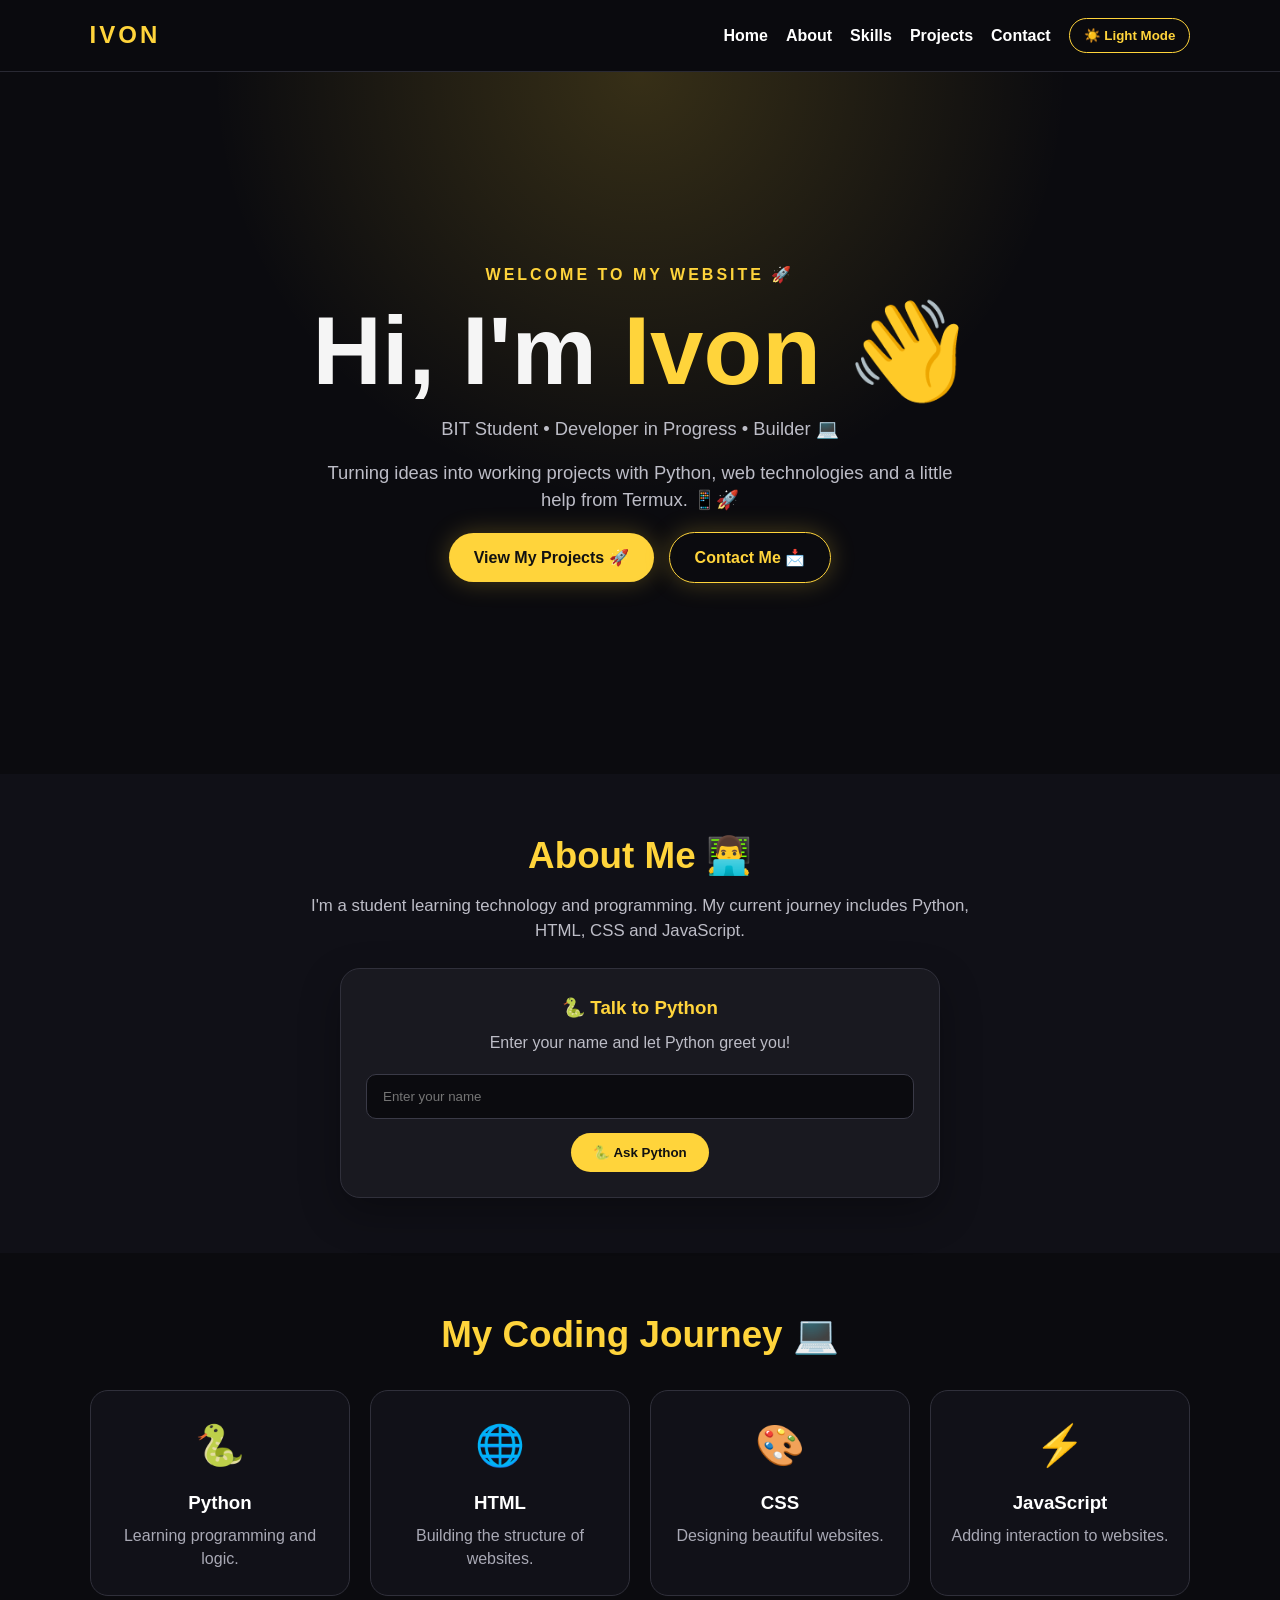
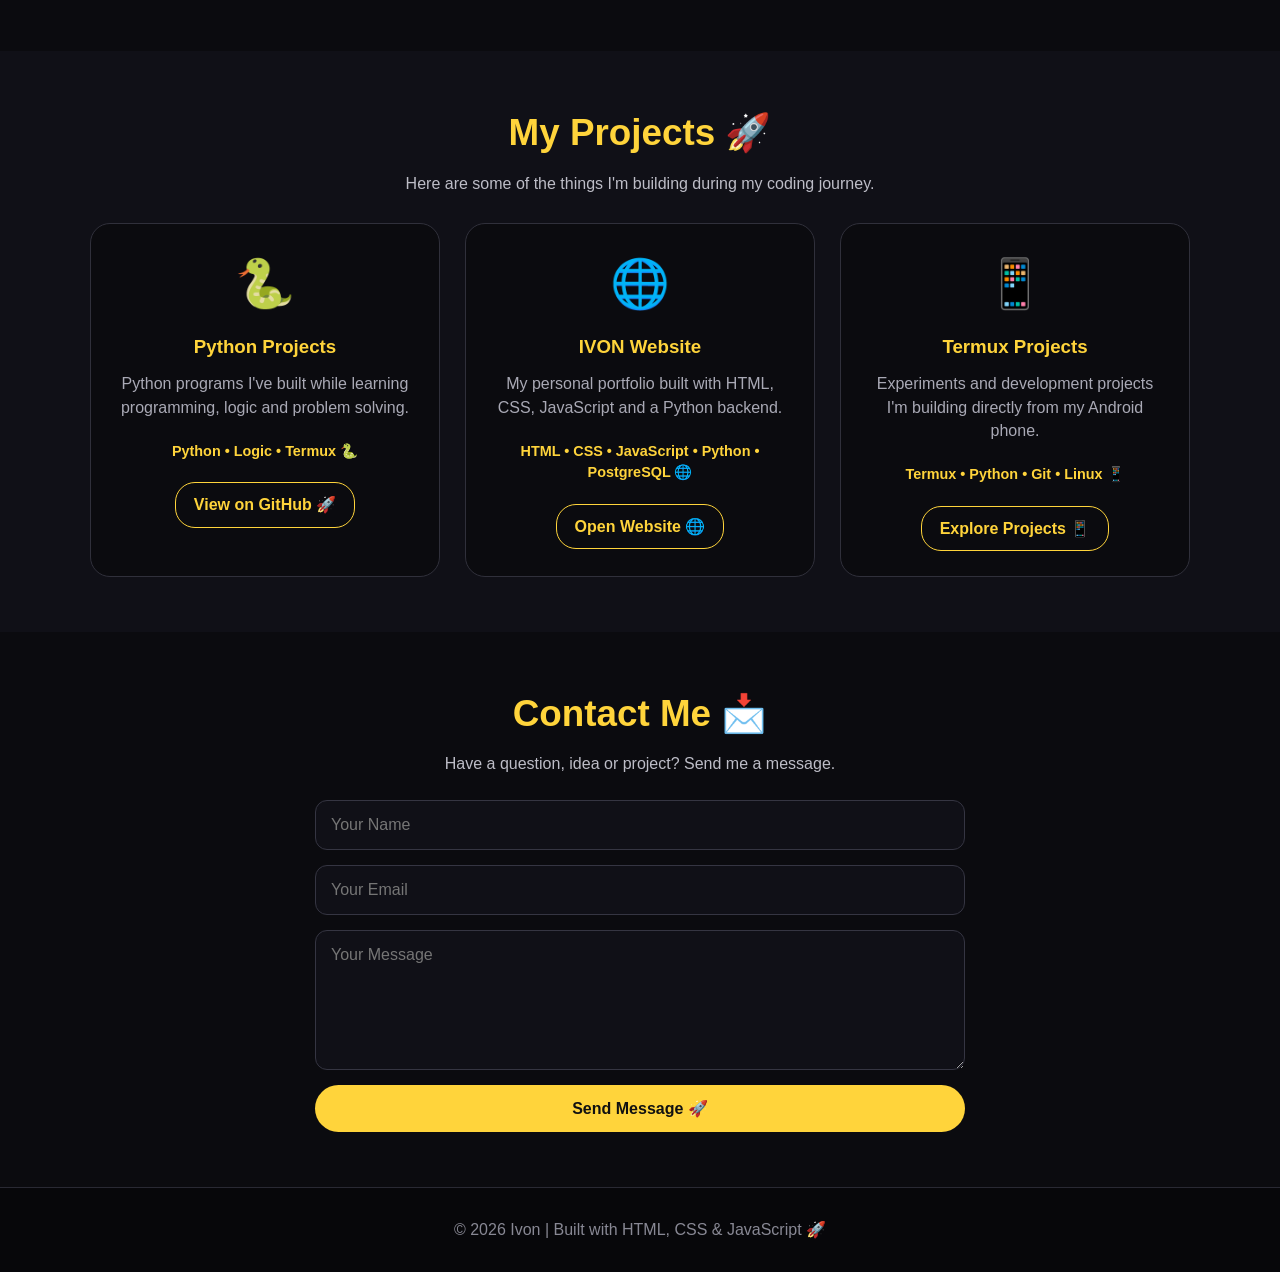
<file: index.html>
<!DOCTYPE html>
<html lang="en">

<head>
    <meta charset="UTF-8">
    <meta name="viewport" content="width=device-width, initial-scale=1.0">

    <title>Ivon | My Website</title>

    <link rel="stylesheet" href="style.css">
</head>

<body>

    <!-- Navigation -->

    <nav>

        <h2>IVON</h2>

        <div class="nav-links">

            <a href="#home">Home</a>
            <a href="#about">About</a>
            <a href="#skills">Skills</a>
            <a href="#projects">Projects</a>
            <a href="#contact">Contact</a>

            <button id="themeButton" onclick="toggleTheme()">
                ☀️ Light Mode
            </button>

        </div>

    </nav>


    <!-- Home -->

    <section id="home" class="hero">

        <p class="welcome">
            WELCOME TO MY WEBSITE 🚀
        </p>

        <h1>
            Hi, I'm <span>Ivon</span> 👋
        </h1>

        <p>
            BIT Student • Developer in Progress • Builder 💻
        </p>

        <p>
            Turning ideas into working projects with Python,
            web technologies and a little help from Termux. 📱🚀
        </p>

        <div class="hero-buttons">

            <a href="#projects" class="button">
                View My Projects 🚀
            </a>

            <a href="#contact" class="button secondary-button">
                Contact Me 📩
            </a>

        </div>

    </section>


    <!-- About -->

    <section id="about">

        <h2>About Me 👨‍💻</h2>

        <p>
            I'm a student learning technology and programming.
            My current journey includes Python, HTML, CSS
            and JavaScript.
        </p>


        <div class="python-box">

            <h3>🐍 Talk to Python</h3>

            <p>
                Enter your name and let Python greet you!
            </p>

            <input
                type="text"
                id="nameInput"
                placeholder="Enter your name"
            >

            <button
                onclick="talkToPython()"
                class="python-button">

                🐍 Ask Python

            </button>

        </div>

    </section>


    <!-- Skills -->

    <section id="skills">

        <h2>My Coding Journey 💻</h2>

        <div class="skills">

            <div class="card">
                <div class="emoji">🐍</div>
                <h3>Python</h3>
                <p>Learning programming and logic.</p>
            </div>

            <div class="card">
                <div class="emoji">🌐</div>
                <h3>HTML</h3>
                <p>Building the structure of websites.</p>
            </div>

            <div class="card">
                <div class="emoji">🎨</div>
                <h3>CSS</h3>
                <p>Designing beautiful websites.</p>
            </div>

            <div class="card">
                <div class="emoji">⚡</div>
                <h3>JavaScript</h3>
                <p>Adding interaction to websites.</p>
            </div>

        </div>

    </section>


    <!-- Projects -->

    <section id="projects">

        <h2>My Projects 🚀</h2>

        <p>
            Here are some of the things I'm building
            during my coding journey.
        </p>


        <div class="projects">

            <div class="project-card">

                <div class="project-icon">🐍</div>

                <h3>Python Projects</h3>

                <p>
                    Python programs I've built while learning
                    programming, logic and problem solving.
                </p>

                <div class="tech-stack">
                    Python • Logic • Termux 🐍
                </div>

                <a
                    href="https://github.com/IconixEra"
                    target="_blank"
                    class="project-button"
                >
                    View on GitHub 🚀
                </a>

            </div>


            <div class="project-card">

                <div class="project-icon">🌐</div>

                <h3>IVON Website</h3>

                <p>
                    My personal portfolio built with HTML,
                    CSS, JavaScript and a Python backend.
                </p>

                <div class="tech-stack">
                    HTML • CSS • JavaScript • Python • PostgreSQL 🌐
                </div>

                <a
                    href="https://iconixera.github.io/ivon-website/"
                    target="_blank"
                    class="project-button"
                >
                    Open Website 🌐
                </a>

            </div>


            <div class="project-card">

                <div class="project-icon">📱</div>

                <h3>Termux Projects</h3>

                <p>
                    Experiments and development projects I'm
                    building directly from my Android phone.
                </p>

                <div class="tech-stack">
                    Termux • Python • Git • Linux 📱
                </div>

                <a
                    href="https://github.com/IconixEra"
                    target="_blank"
                    class="project-button"
                >
                    Explore Projects 📱
                </a>

            </div>

        </div>

    </section>


    <!-- Contact -->

    <section id="contact">

        <h2>Contact Me 📩</h2>

        <p>
            Have a question, idea or project?
            Send me a message.
        </p>


        <form class="contact-form">

            <input
                type="text"
                placeholder="Your Name"
                required
            >

            <input
                type="email"
                placeholder="Your Email"
                required
            >

            <textarea
                placeholder="Your Message"
                rows="6"
                required
            ></textarea>

            <button type="submit">
                Send Message 🚀
            </button>

        </form>

    </section>


    <!-- Footer -->

    <footer>

        <p>
            © 2026 Ivon | Built with HTML, CSS & JavaScript 🚀
        </p>

    </footer>


    <script src="script.js?v=4"></script>

</body>

</html>
</file>
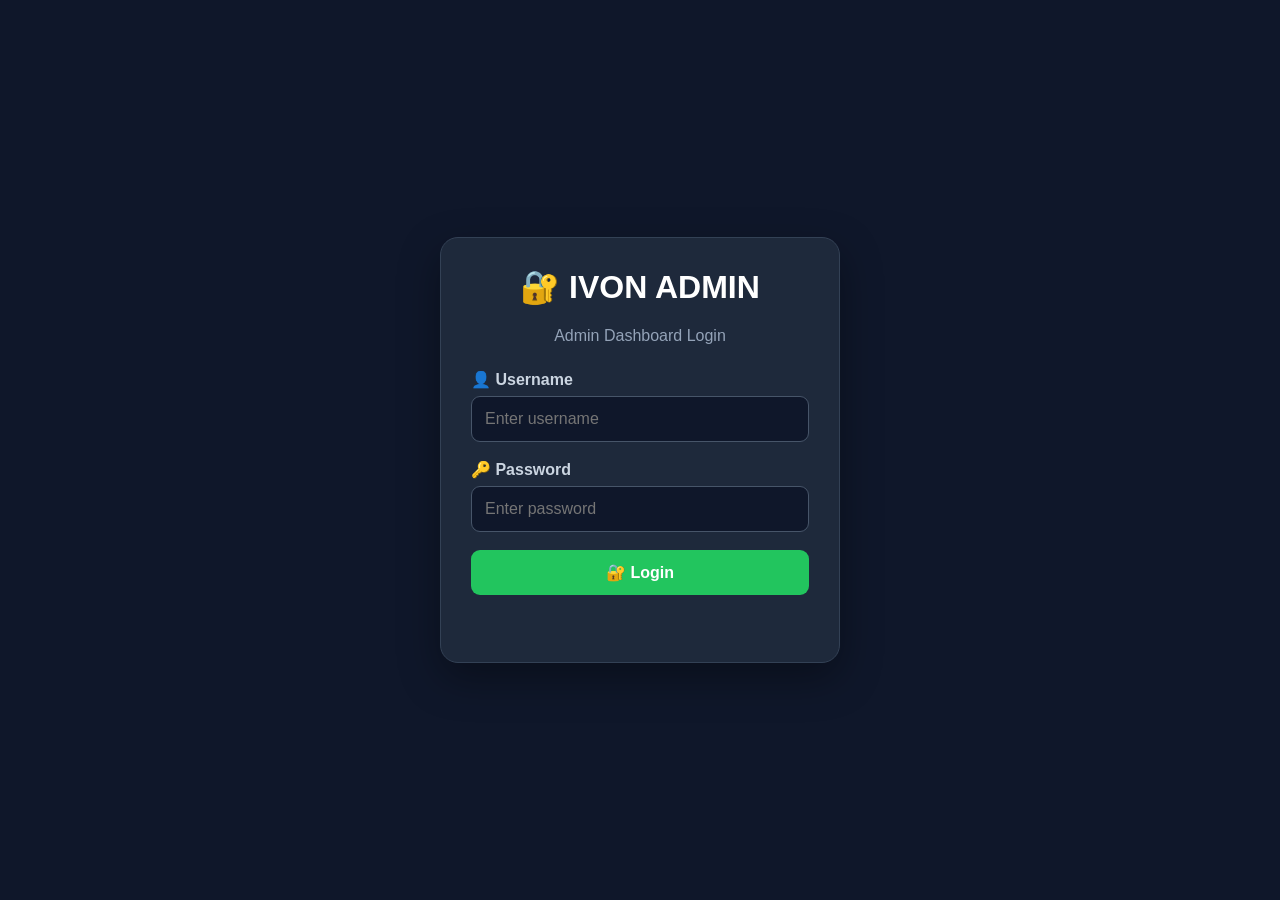
<file: admin.html>
<!DOCTYPE html>
<html lang="en">

<head>

    <meta charset="UTF-8">

    <meta
        name="viewport"
        content="width=device-width, initial-scale=1.0"
    >

    <title>IVON ADMIN</title>

    <style>

        * {
            box-sizing: border-box;
        }

        body {
            margin: 0;
            padding: 20px;
            font-family: Arial, sans-serif;
            background: #0f172a;
            color: white;
        }

        .container {
            max-width: 800px;
            margin: auto;
        }

        h1 {
            text-align: center;
        }

        .dashboard {
            display: grid;
            grid-template-columns:
                repeat(
                    auto-fit,
                    minmax(200px, 1fr)
                );
            gap: 15px;
            margin: 20px 0;
        }

        .card {
            background: #1e293b;
            padding: 20px;
            border-radius: 12px;
            border: 1px solid #334155;
        }

        .card h3 {
            margin-top: 0;
            color: #cbd5e1;
        }

        .message-card {
            background: #1e293b;
            padding: 20px;
            margin: 15px 0;
            border-radius: 12px;
            border: 1px solid #334155;
        }

        .timestamp {
            color: #94a3b8;
            font-size: 14px;
        }

        button {
            padding: 10px 15px;
            border: none;
            border-radius: 8px;
            cursor: pointer;
            margin-right: 8px;
            font-weight: bold;
        }

        .edit {
            background: #f59e0b;
        }

        .delete {
            background: #ef4444;
            color: white;
        }

        .refresh {
            background: #2563eb;
            color: white;
            width: 100%;
            margin-top: 20px;
        }

        .logout {
            background: #dc2626;
            color: white;
            width: 100%;
            margin-top: 10px;
        }

        .online {
            color: #22c55e;
        }

        .offline {
            color: #ef4444;
        }

        #searchInput {
            width: 100%;
            padding: 13px;
            margin-bottom: 15px;
            border-radius: 8px;
            border: 1px solid #334155;
            background: #1e293b;
            color: white;
            font-size: 16px;
            outline: none;
        }

        #searchInput:focus {
            border-color: #64748b;
        }

        #searchInput::placeholder {
            color: #94a3b8;
        }

        @media (max-width: 600px) {

            body {
                padding: 12px;
            }

            .container {
                width: 100%;
            }

            h1 {
                font-size: 26px;
            }

            .dashboard {
                grid-template-columns: 1fr;
                gap: 10px;
                margin: 15px 0;
            }

            .card {
                padding: 16px;
            }

            .message-card {
                padding: 16px;
                margin: 12px 0;
            }

            .message-card button {
                width: 48%;
                margin-right: 1%;
                margin-top: 8px;
            }
        }

    </style>

</head>


<body>


<div class="container">


    <h1>
        🔐 IVON ADMIN
    </h1>


    <p>
        🧪 Testing connection to Python...
    </p>


    <hr>


    <h2>
        📊 Dashboard
    </h2>


    <div class="dashboard">


        <div class="card">

            <h3>
                📩 Total Messages
            </h3>

            <h2 id="messageCount">
                0
            </h2>

        </div>


        <div class="card">

            <h3>
                🟢 Python Server
            </h3>

            <h2
                id="serverStatus"
                class="online"
            >
                Checking...
            </h2>

        </div>


        <div class="card">

            <h3>
                🕐 Latest Message
            </h3>

            <div id="latestMessage">
                Loading...
            </div>

        </div>


        <div class="card">

            <h3>
                📅 Messages Today
            </h3>

            <h2 id="todayMessages">
                0
            </h2>

        </div>


        <div class="card">

            <h3>
                📧 Unique Senders
            </h3>

            <h2 id="uniqueSenders">
                0
            </h2>

        </div>


        <div class="card">

            <h3>
                📈 Messages This Week
            </h3>

            <h2 id="weekMessages">
                0
            </h2>

        </div>


    </div>


    <hr>


    <h2>
        📩 Messages
    </h2>


    <input
        type="text"
        id="searchInput"
        placeholder="🔎 Search messages..."
        oninput="searchMessages()"
    >


    <div id="messages">
        ⏳ Loading...
    </div>


    <button
        class="refresh"
        onclick="loadMessages()"
    >

        🔄 Refresh Dashboard

    </button>


    <button
        class="logout"
        onclick="logout()"
    >

        🚪 Logout

    </button>


</div>


<script>
const API_BASE = "https://ivon-website.onrender.com";


let allMessages = [];



/* =====================================
   ⏰ FORMAT TIMESTAMP
   ===================================== */

function formatTimestamp(timestamp) {

    if (!timestamp) {
        return "Time unavailable";
    }

    const date =
        new Date(
            timestamp.replace(
                " ",
                "T"
            )
        );

    if (
        isNaN(
            date.getTime()
        )
    ) {
        return timestamp;
    }

    return date.toLocaleString(
        undefined,
        {
            day: "2-digit",
            month: "short",
            year: "numeric",
            hour: "2-digit",
            minute: "2-digit"
        }
    );

}



/* =====================================
   📅 TODAY
   ===================================== */

function getTodayDate() {

    const now =
        new Date();

    const year =
        now.getFullYear();

    const month =
        String(
            now.getMonth() + 1
        ).padStart(
            2,
            "0"
        );

    const day =
        String(
            now.getDate()
        ).padStart(
            2,
            "0"
        );

    return (
        year +
        "-" +
        month +
        "-" +
        day
    );

}



/* =====================================
   📈 START OF WEEK
   ===================================== */

function getStartOfWeek() {

    const date =
        new Date();

    const day =
        date.getDay();

    const difference =
        day === 0
            ? 6
            : day - 1;

    date.setDate(
        date.getDate() -
        difference
    );

    date.setHours(
        0,
        0,
        0,
        0
    );

    return date;

}



/* =====================================
   📩 LOAD MESSAGES
   ===================================== */

function loadMessages() {

    fetch(
        API_BASE + "/api/messages",
        {
            cache: "no-store",
            headers: {
                "Authorization":
                    "Bearer " +
                    sessionStorage.getItem("ivonAdminToken")
            }
        }
    )

    .then(
        function(response) {

            console.log(
                "Response received:",
                response.status
            );

            if (
                !response.ok
            ) {

                throw new Error(
                    "Server returned " +
                    response.status
                );

            }

            return response.json();

        }
    )

    .then(
        function(messages) {

            console.log(
                "Messages:",
                messages
            );


            allMessages =
                messages;


            /* TOTAL */

            document.getElementById(
                "messageCount"
            ).textContent =
                messages.length;


            /* SERVER */

            document.getElementById(
                "serverStatus"
            ).textContent =
                "Online";


            document.getElementById(
                "serverStatus"
            ).className =
                "online";


            /* TODAY */

            const today =
                getTodayDate();


            const todayCount =
                messages.filter(
                    function(message) {

                        if (
                            !message.created_at
                        ) {
                            return false;
                        }

                        return message.created_at
                            .startsWith(
                                today
                            );

                    }
                ).length;


            document.getElementById(
                "todayMessages"
            ).textContent =
                todayCount;


            /* UNIQUE SENDERS */

            const uniqueEmails =
                new Set();


            messages.forEach(
                function(message) {

                    if (
                        message.email
                    ) {

                        uniqueEmails.add(
                            message.email
                                .trim()
                                .toLowerCase()
                        );

                    }

                }
            );


            document.getElementById(
                "uniqueSenders"
            ).textContent =
                uniqueEmails.size;


            /* THIS WEEK */

            const weekStart =
                getStartOfWeek();


            const weekCount =
                messages.filter(
                    function(message) {

                        if (
                            !message.created_at
                        ) {
                            return false;
                        }

                        const messageDate =
                            new Date(
                                message.created_at
                                    .replace(
                                        " ",
                                        "T"
                                    )
                            );


                        return (
                            !isNaN(
                                messageDate.getTime()
                            ) &&
                            messageDate >=
                                weekStart
                        );

                    }
                ).length;


            document.getElementById(
                "weekMessages"
            ).textContent =
                weekCount;


            /* EMPTY */

            if (
                messages.length === 0
            ) {

                document.getElementById(
                    "latestMessage"
                ).innerHTML =
                    "📭 No messages yet.";

                displayMessages(
                    []
                );

                return;

            }


            /* LATEST */

            const latest =
                messages[0];


            document.getElementById(
                "latestMessage"
            ).innerHTML = `

                <p>
                    👤 ${latest.name || ""}
                </p>

                <p>
                    📧 ${latest.email || ""}
                </p>

                <p>
                    💬 ${latest.message || ""}
                </p>

                <p class="timestamp">

                    🕐 ${
                        formatTimestamp(
                            latest.created_at
                        )
                    }

                </p>

            `;


            displayMessages(
                messages
            );

        }
    )

    .catch(
        function(error) {

            console.error(
                "ERROR:",
                error
            );


            document.getElementById(
                "serverStatus"
            ).textContent =
                "Offline";


            document.getElementById(
                "serverStatus"
            ).className =
                "offline";


            document.getElementById(
                "latestMessage"
            ).innerHTML =
                "❌ Failed to load.";


            document.getElementById(
                "messages"
            ).innerHTML =
                "❌ Failed to load messages.";

        }
    );

}



/* =====================================
   📩 DISPLAY MESSAGES
   ===================================== */

function displayMessages(messages) {

    const container =
        document.getElementById(
            "messages"
        );


    container.innerHTML =
        "";


    if (
        messages.length === 0
    ) {

        container.innerHTML =
            "<p>📭 No messages found.</p>";

        return;

    }


    messages.forEach(
        function(message) {

            const item =
                document.createElement(
                    "div"
                );


            item.className =
                "message-card";


            item.innerHTML = `

                <h3>
                    👤 ${message.name || ""}
                </h3>

                <p>
                    📧 ${message.email || ""}
                </p>

                <p>
                    💬 ${message.message || ""}
                </p>

                <p class="timestamp">

                    🕐 ${
                        formatTimestamp(
                            message.created_at
                        )
                    }

                </p>


                <button
                    class="edit"
                    onclick="
                        editMessage(
                            ${message.id}
                        )
                    "
                >

                    ✏️ Edit

                </button>


                <button
                    class="delete"
                    onclick="
                        deleteMessage(
                            ${message.id}
                        )
                    "
                >

                    🗑️ Delete

                </button>

            `;


            container.appendChild(
                item
            );

        }
    );

}



/* =====================================
   🔎 SEARCH
   ===================================== */

function searchMessages() {

    const search =
        document.getElementById(
            "searchInput"
        ).value
            .toLowerCase()
            .trim();


    const cards =
        document.querySelectorAll(
            ".message-card"
        );


    cards.forEach(
        function(card) {

            const text =
                card.textContent
                    .toLowerCase();


            if (
                text.includes(
                    search
                )
            ) {

                card.style.display =
                    "block";

            } else {

                card.style.display =
                    "none";

            }

        }
    );

}



/* =====================================
   ✏️ EDIT MESSAGE
   ===================================== */

function editMessage(id) {

    const message =
        allMessages.find(
            function(item) {

                return item.id === id;

            }
        );


    if (!message) {

        alert(
            "❌ Message not found."
        );

        return;

    }


    const name =
        prompt(
            "👤 Enter the name:",
            message.name || ""
        );


    if (
        name === null
    ) {
        return;
    }


    const email =
        prompt(
            "📧 Enter the email:",
            message.email || ""
        );


    if (
        email === null
    ) {
        return;
    }


    const newMessage =
        prompt(
            "💬 Enter the new message:",
            message.message || ""
        );


    if (
        newMessage === null
    ) {
        return;
    }


    if (
        name.trim() === "" ||
        email.trim() === "" ||
        newMessage.trim() === ""
    ) {

        alert(
            "⚠️ All fields are required."
        );

        return;

    }


    fetch(
        API_BASE + "/api/update-message",
        {

            method: "POST",

            headers: {
                "Content-Type":
                    "application/json",
                "Authorization":
                    "Bearer " +
                    sessionStorage.getItem("ivonAdminToken")
            },

            body:
                JSON.stringify({

                    id:
                        id,

                    name:
                        name,

                    email:
                        email,

                    message:
                        newMessage

                })

        }
    )

    .then(
        function(response) {

            return response.json();

        }
    )

    .then(
        function(result) {

            if (
                result.success
            ) {

                alert(
                    "✅ Message updated! ✏️🚀"
                );

                loadMessages();

            } else {

                alert(
                    "❌ " +
                    (
                        result.message ||
                        "Update failed."
                    )
                );

            }

        }
    )

    .catch(
        function(error) {

            console.error(
                error
            );

            alert(
                "❌ Failed to update message."
            );

        }
    );

}



/* =====================================
   🗑️ DELETE MESSAGE
   ===================================== */

function deleteMessage(id) {

    if (
        !confirm(
            "🗑️ Delete this message?"
        )
    ) {

        return;

    }


    fetch(
        API_BASE + "/api/delete-message",
        {

            method: "POST",

            headers: {
                "Content-Type":
                    "application/json",
                "Authorization":
                    "Bearer " +
                    sessionStorage.getItem("ivonAdminToken")
            },

            body:
                JSON.stringify({

                    id:
                        id

                })

        }
    )

    .then(
        function(response) {

            return response.json();

        }
    )

    .then(
        function(result) {

            if (
                result.success
            ) {

                alert(
                    "✅ Message deleted! 🗑️"
                );

                loadMessages();

            } else {

                alert(
                    "❌ " +
                    (
                        result.message ||
                        "Delete failed."
                    )
                );

            }

        }
    )

    .catch(
        function(error) {

            console.error(
                error
            );

            alert(
                "❌ Failed to delete message."
            );

        }
    );

}



/* =====================================
   🚪 LOGOUT
   ===================================== */

function logout() {

    sessionStorage.removeItem(
        "ivonAdminLoggedIn"
    );


    window.location.href =
        "login.html";

}



/* =====================================
   🔐 LOGIN CHECK
   ===================================== */

if (
    sessionStorage.getItem(
        "ivonAdminLoggedIn"
    ) !== "true"
) {

    window.location.href =
        "login.html";

} else {

    loadMessages();

}


</script>


</body>

</html>
</file>
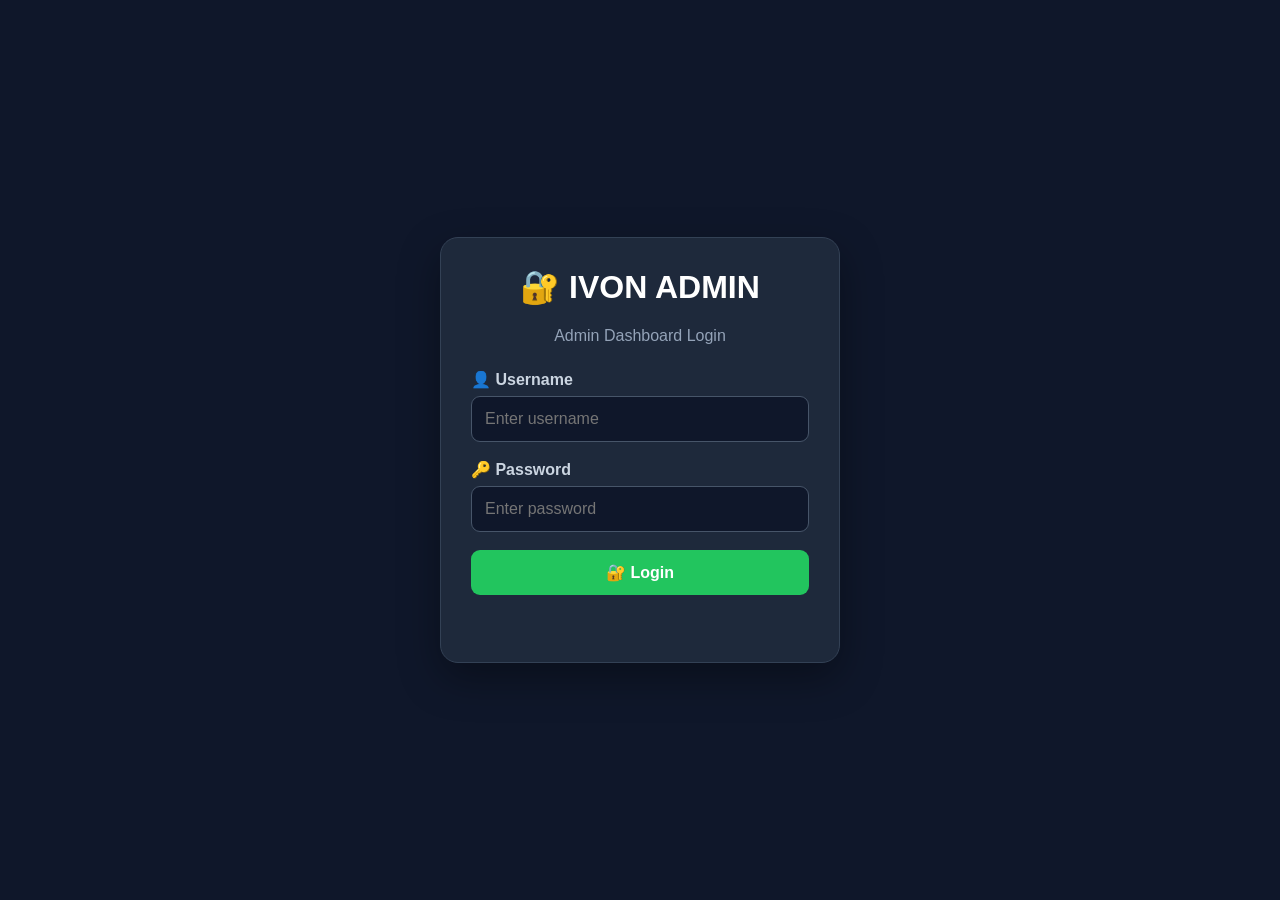
<file: login.html>
<!DOCTYPE html>
<html lang="en">

<head>

    <meta charset="UTF-8">

    <meta
        name="viewport"
        content="width=device-width, initial-scale=1.0"
    >

    <title>IVON ADMIN LOGIN</title>


    <style>

        * {
            box-sizing: border-box;
        }


        body {
            margin: 0;

            min-height: 100vh;

            display: flex;

            justify-content: center;

            align-items: center;

            font-family: Arial, sans-serif;

            background: #0f172a;

            color: white;

            padding: 20px;
        }


        .login-box {

            width: 100%;

            max-width: 400px;

            background: #1e293b;

            padding: 30px;

            border-radius: 18px;

            border: 1px solid #334155;

            box-shadow:
                0 15px 40px
                rgba(0, 0, 0, 0.35);
        }


        h1 {
            text-align: center;
            margin-top: 0;
        }


        .subtitle {

            text-align: center;

            color: #94a3b8;

            margin-bottom: 25px;
        }


        label {

            display: block;

            margin-bottom: 7px;

            color: #cbd5e1;

            font-weight: bold;
        }


        input {

            width: 100%;

            padding: 13px;

            margin-bottom: 18px;

            border-radius: 9px;

            border: 1px solid #475569;

            background: #0f172a;

            color: white;

            font-size: 16px;
        }


        button {

            width: 100%;

            padding: 13px;

            border: none;

            border-radius: 9px;

            background: #22c55e;

            color: white;

            font-size: 16px;

            font-weight: bold;

            cursor: pointer;
        }


        button:disabled {

            opacity: 0.6;

        }


        #status {

            text-align: center;

            margin-top: 15px;

            min-height: 22px;
        }

    </style>

</head>


<body>


<div class="login-box">


    <h1>🔐 IVON ADMIN</h1>


    <p class="subtitle">

        Admin Dashboard Login

    </p>


    <form id="loginForm">


        <label>
            👤 Username
        </label>


        <input
            type="text"
            id="username"
            placeholder="Enter username"
            autocomplete="username"
            required
        >


        <label>
            🔑 Password
        </label>


        <input
            type="password"
            id="password"
            placeholder="Enter password"
            autocomplete="current-password"
            required
        >


        <button
            type="submit"
            id="loginButton"
        >

            🔐 Login

        </button>


    </form>


    <div id="status"></div>


</div>



<script>

const API_BASE = "https://ivon-website.onrender.com";


document
    .getElementById("loginForm")
    .addEventListener(
        "submit",
        function(event) {


            event.preventDefault();


            const username =
                document.getElementById(
                    "username"
                ).value;


            const password =
                document.getElementById(
                    "password"
                ).value;


            const button =
                document.getElementById(
                    "loginButton"
                );


            const status =
                document.getElementById(
                    "status"
                );


            button.disabled = true;


            button.textContent =
                "🔄 Checking...";


            status.textContent =
                "Checking login...";


            fetch(
                API_BASE + "/api/login",
                {

                    method: "POST",

                    headers: {
                        "Content-Type":
                            "application/json"
                    },

                    body: JSON.stringify({

                        username: username,

                        password: password

                    })

                }
            )


            .then(function(response) {

                return response.json();

            })


            .then(function(data) {


                if (data.success) {


                    status.textContent =
                        "✅ Login successful!";


                    sessionStorage.setItem(
                        "ivonAdminLoggedIn",
                        "true"
                    );

                    sessionStorage.setItem(
                        "ivonAdminToken",
                        data.token
                    );


                    setTimeout(
                        function() {

                            window.location.href =
                                "admin.html";

                        },
                        500
                    );


                } else {


                    status.textContent =
                        "❌ " +
                        data.message;


                    button.disabled = false;


                    button.textContent =
                        "🔐 Login";

                }

            })


            .catch(function(error) {


                console.error(error);


                status.textContent =
                    "❌ Cannot connect to server.";


                button.disabled = false;


                button.textContent =
                    "🔐 Login";

            });

        }
    );


</script>


</body>

</html>
</file>
<file: style.css>
/* ==========================================
   IVON PORTFOLIO
   Mission 2: Professional Portfolio Design
   ========================================== */

* {
    margin: 0;
    padding: 0;
    box-sizing: border-box;
}


html {
    scroll-behavior: smooth;
}


body {
    font-family: Arial, Helvetica, sans-serif;
    background: #0b0b0f;
    color: #f5f5f5;
    line-height: 1.6;
    transition: background 0.3s ease, color 0.3s ease;
}


/* ==========================================
   NAVIGATION
   ========================================== */

nav {
    position: sticky;
    top: 0;
    z-index: 1000;

    display: flex;
    justify-content: space-between;
    align-items: center;

    padding: 18px 7%;

    background: rgba(11, 11, 15, 0.92);
    border-bottom: 1px solid #292933;

    backdrop-filter: blur(12px);
}


nav h2 {
    color: #ffd43b;
    letter-spacing: 3px;
}


.nav-links {
    display: flex;
    align-items: center;
    gap: 18px;
}


.nav-links a {
    color: #ffffff;
    text-decoration: none;
    font-weight: bold;
    transition: color 0.3s ease;
}


.nav-links a:hover {
    color: #ffd43b;
}


#themeButton {
    padding: 9px 14px;

    border: 1px solid #ffd43b;
    border-radius: 20px;

    background: transparent;
    color: #ffd43b;

    cursor: pointer;
    font-weight: bold;

    transition: all 0.3s ease;
}


#themeButton:hover {
    background: #ffd43b;
    color: #111111;
}


/* ==========================================
   HERO
   ========================================== */

.hero {
    min-height: 88vh;

    display: flex;
    flex-direction: column;
    justify-content: center;
    align-items: center;

    text-align: center;

    padding: 80px 20px;

    background:
        radial-gradient(
            circle at top,
            rgba(255, 212, 59, 0.18),
            transparent 45%
        );
}


.welcome {
    color: #ffd43b;
    font-weight: bold;
    letter-spacing: 3px;
    margin-bottom: 20px;
}


.hero h1 {
    font-size: clamp(3rem, 9vw, 6rem);
    line-height: 1.1;
    margin-bottom: 20px;
}


.hero h1 span {
    color: #ffd43b;
}


.hero > p:not(.welcome) {
    max-width: 650px;
    color: #bdbdc7;
    font-size: 1.15rem;
    margin-bottom: 30px;
}


.button {
    display: inline-block;

    padding: 13px 25px;

    border-radius: 30px;

    background: #ffd43b;
    color: #111111;

    text-decoration: none;
    font-weight: bold;

    box-shadow: 0 0 25px rgba(255, 212, 59, 0.25);

    transition:
        transform 0.3s ease,
        box-shadow 0.3s ease;
}


.button:hover {
    transform: translateY(-4px);
    box-shadow: 0 0 35px rgba(255, 212, 59, 0.45);
}


/* ==========================================
   GENERAL SECTIONS
   ========================================== */

section {
    padding: 55px 7%;
    text-align: center;
}


section h2 {
    font-size: 2.3rem;
    margin-bottom: 18px;
    color: #ffd43b;
}


section > p {
    max-width: 700px;
    margin: 0 auto 35px;
    color: #bdbdc7;
}


/* ==========================================
   ABOUT
   ========================================== */

#about {
    background: #101017;
}


#about > p {
    font-size: 1.05rem;
}


.python-box {
    max-width: 600px;

    margin: 40px auto 0;
    padding: 30px;

    border: 1px solid #30303b;
    border-radius: 20px;

    background: rgba(255, 255, 255, 0.04);

    box-shadow: 0 15px 40px rgba(0, 0, 0, 0.3);
}


.python-box h3 {
    color: #ffd43b;
    margin-bottom: 10px;
}


.python-box p {
    color: #bdbdc7;
    margin-bottom: 20px;
}


.python-box input {
    width: 100%;

    padding: 14px 16px;

    border: 1px solid #3a3a47;
    border-radius: 10px;

    background: #0b0b0f;
    color: white;

    outline: none;
    margin-bottom: 14px;
}


.python-box input:focus {
    border-color: #ffd43b;
}


.python-button {
    padding: 12px 22px;

    border: none;
    border-radius: 25px;

    background: #ffd43b;
    color: #111111;

    font-weight: bold;
    cursor: pointer;

    transition: transform 0.3s ease;
}


.python-button:hover {
    transform: translateY(-3px);
}


/* ==========================================
   SKILLS
   ========================================== */

.skills {
    max-width: 1100px;

    margin: 40px auto 0;

    display: grid;
    grid-template-columns:
        repeat(4, 1fr);

    gap: 20px;
}


.card {
    padding: 30px 20px;

    border: 1px solid #30303b;
    border-radius: 18px;

    background: #111118;

    transition:
        transform 0.3s ease,
        border-color 0.3s ease,
        box-shadow 0.3s ease;
}


.card:hover {
    transform: translateY(-8px);

    border-color: #ffd43b;

    box-shadow:
        0 15px 35px rgba(0, 0, 0, 0.35);
}


.card .emoji {
    font-size: 2.5rem;
    margin-bottom: 15px;
}


.card h3 {
    color: #ffffff;
    margin-bottom: 8px;
}


.card p {
    color: #a9a9b5;
}


/* ==========================================
   PROJECTS
   ========================================== */

#projects {
    background: #101017;
}


.projects {
    max-width: 1100px;

    margin: 40px auto 0;

    display: grid;
    grid-template-columns:
        repeat(3, 1fr);

    gap: 25px;
}


.project-card {
    padding: 32px 25px;

    border: 1px solid #30303b;
    border-radius: 20px;

    background: #0b0b0f;

    transition:
        transform 0.3s ease,
        border-color 0.3s ease;
}


.project-card:hover {
    transform: translateY(-8px);
    border-color: #ffd43b;
}


.project-icon {
    font-size: 3rem;
    margin-bottom: 15px;
}


.project-card h3 {
    color: #ffd43b;
    margin-bottom: 12px;
}


.project-card p {
    color: #a9a9b5;
    margin-bottom: 22px;
}


.project-button {
    padding: 10px 18px;

    border: 1px solid #ffd43b;
    border-radius: 20px;

    background: transparent;
    color: #ffd43b;

    font-weight: bold;
}


/* ==========================================
   CONTACT
   ========================================== */

.contact-form {
    width: 100%;
    max-width: 650px;

    margin: 35px auto 0;

    display: flex;
    flex-direction: column;
    gap: 15px;
}


.contact-form input,
.contact-form textarea {
    width: 100%;

    padding: 15px;

    border: 1px solid #353542;
    border-radius: 12px;

    background: #101017;
    color: #ffffff;

    font-family: inherit;
    font-size: 1rem;

    outline: none;
}


.contact-form input:focus,
.contact-form textarea:focus {
    border-color: #ffd43b;
}


.contact-form textarea {
    resize: vertical;
}


.contact-form button {
    padding: 14px;

    border: none;
    border-radius: 25px;

    background: #ffd43b;
    color: #111111;

    font-weight: bold;
    font-size: 1rem;

    cursor: pointer;

    transition:
        transform 0.3s ease,
        box-shadow 0.3s ease;
}


.contact-form button:hover {
    transform: translateY(-3px);

    box-shadow:
        0 10px 25px rgba(255, 212, 59, 0.25);
}


/* ==========================================
   FOOTER
   ========================================== */

footer {
    padding: 30px 20px;

    text-align: center;

    background: #07070a;

    border-top: 1px solid #292933;

    color: #888894;
}


/* ==========================================
   ADMIN NOTIFICATIONS
   ========================================== */

#notification {
    position: fixed;
    top: 20px;
    right: 20px;

    z-index: 9999;
}


.notification {
    padding: 15px 20px;

    border-radius: 12px;

    background: #1f8f4d;
    color: white;

    font-weight: bold;

    box-shadow:
        0 8px 25px rgba(0, 0, 0, 0.25);

    animation:
        notificationIn 0.3s ease;
}


.notification.error {
    background: #d63031;
}


@keyframes notificationIn {

    from {
        opacity: 0;
        transform: translateY(-20px);
    }

    to {
        opacity: 1;
        transform: translateY(0);
    }

}


/* ==========================================
   MOBILE RESPONSIVENESS
   ========================================== */

@media (max-width: 850px) {

    nav {
        flex-direction: column;
        gap: 15px;
    }


    .nav-links {
        flex-wrap: wrap;
        justify-content: center;
        gap: 12px;
    }


    .skills {
        grid-template-columns:
            repeat(2, 1fr);
    }


    .projects {
        grid-template-columns:
            1fr;
        max-width: 600px;
    }

}


@media (max-width: 550px) {

    nav {
        padding: 15px 5%;
    }


    .nav-links a {
        font-size: 0.9rem;
    }


    .hero {
        min-height: 80vh;
        padding: 60px 18px;
    }


    .hero h1 {
        font-size: 3rem;
    }


    section {
        padding: 70px 5%;
    }


    section h2 {
        font-size: 2rem;
    }


    .skills {
        grid-template-columns:
            1fr;
    }


    .python-box {
        padding: 22px;
    }

}

/* ==========================================
   HERO BUTTON GROUP
   ========================================== */

.hero-buttons {
    display: flex;
    justify-content: center;
    align-items: center;
    gap: 15px;
    flex-wrap: wrap;
}


.secondary-button {
    background: transparent;
    color: #ffd43b;
    border: 1px solid #ffd43b;
}


.secondary-button:hover {
    background: #ffd43b;
    color: #111111;
}

/* ==========================================
   COMPACT SPACING
   ========================================== */

body {
    line-height: 1.45;
}


section {
    padding-top: 55px;
    padding-bottom: 55px;
}


section h2 {
    margin-bottom: 12px;
}


section > p {
    margin-bottom: 25px;
}


.hero {
    min-height: 78vh;
    padding-top: 55px;
    padding-bottom: 55px;
}


.hero h1 {
    margin-bottom: 12px;
}


.hero > p:not(.welcome) {
    margin-bottom: 18px;
}


.welcome {
    margin-bottom: 12px;
}


.python-box {
    margin-top: 25px;
    padding: 25px;
}


.skills,
.projects {
    margin-top: 28px;
}


.card,
.project-card {
    padding-top: 25px;
    padding-bottom: 25px;
}


.contact-form {
    margin-top: 25px;
}

/* ==========================================
   PROJECT BUTTON LINKS
   ========================================== */

.project-button {
    display: inline-block;
    text-decoration: none;
    cursor: pointer;
    transition:
        background 0.25s ease,
        color 0.25s ease,
        transform 0.25s ease,
        box-shadow 0.25s ease;
}

.project-button:hover {
    background: #ffd43b;
    color: #111111;
    transform: translateY(-3px);
    box-shadow: 0 6px 18px rgba(255, 212, 59, 0.25);
}

/* ==========================================
   PROJECT TECHNOLOGY STACK
   ========================================== */

.tech-stack {
    margin-bottom: 20px;
    color: #ffd43b;
    font-size: 0.9rem;
    font-weight: bold;
    line-height: 1.5;
}
</file>
